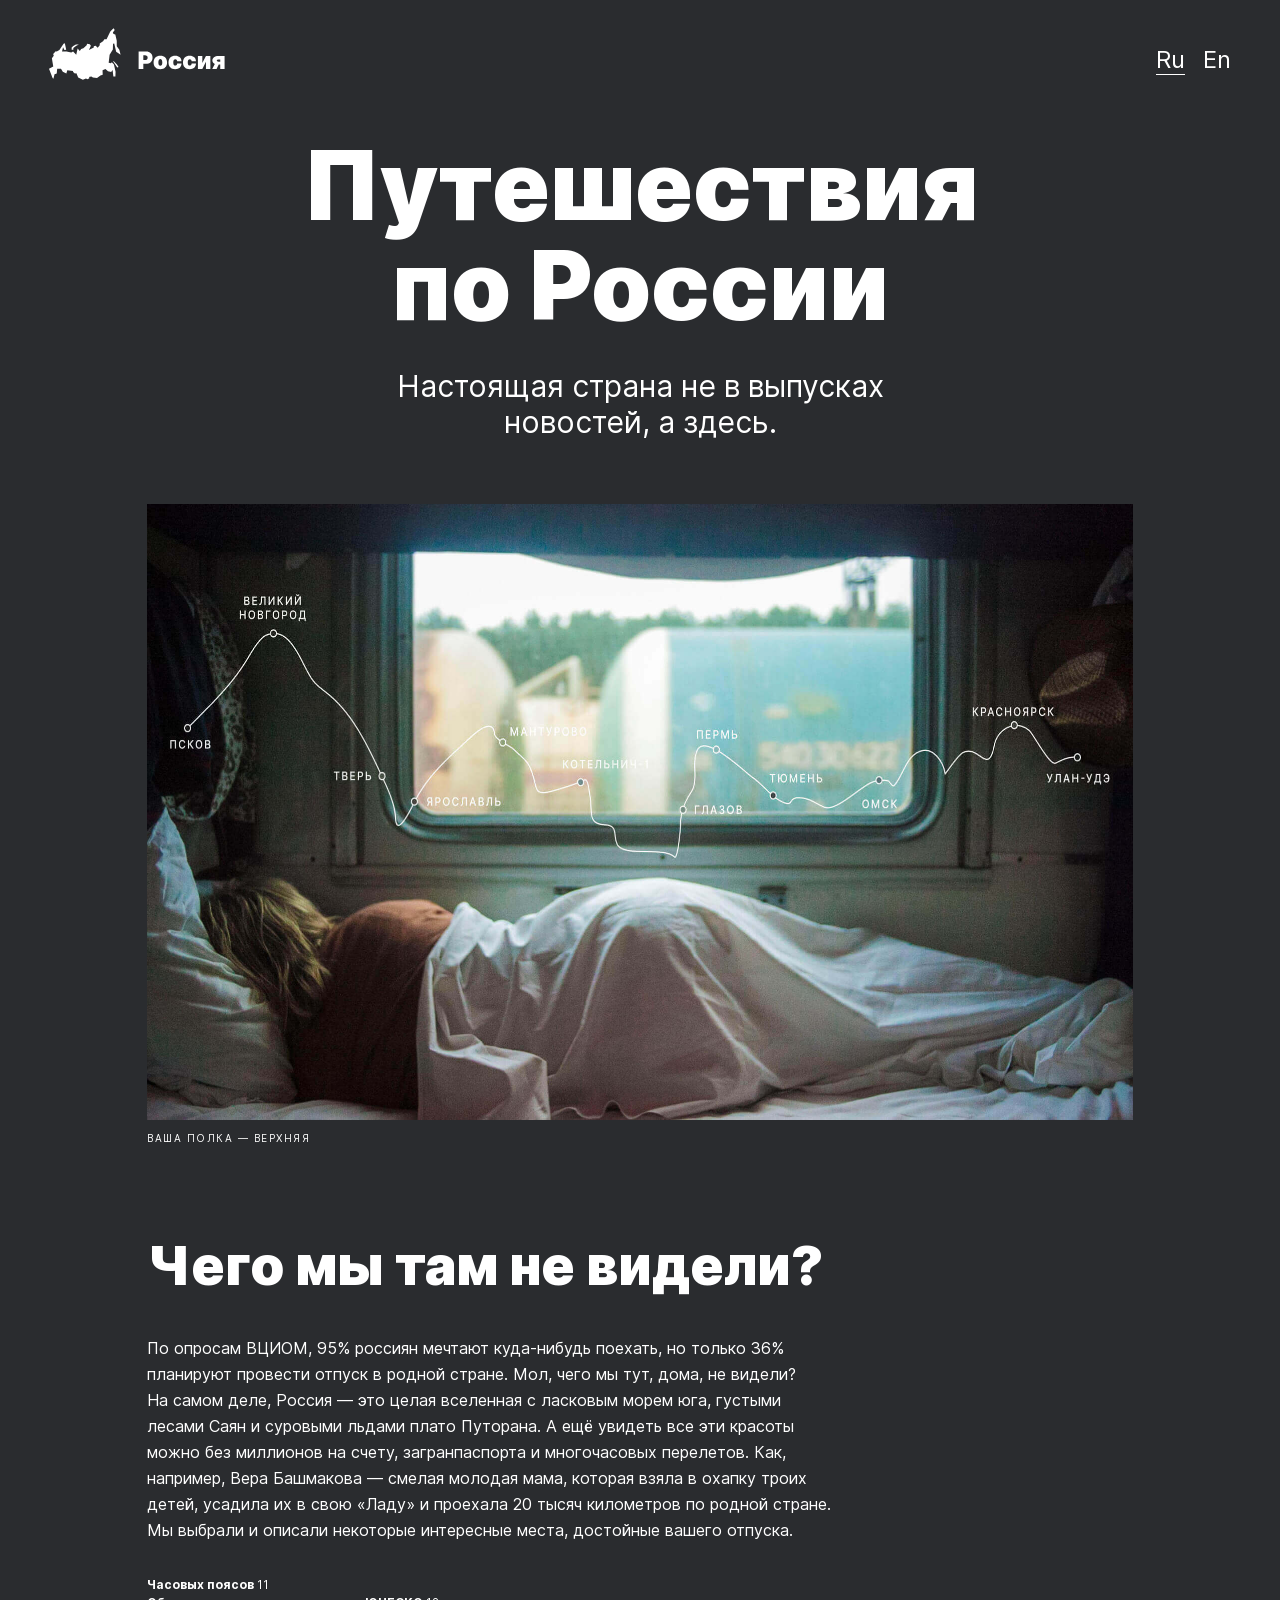
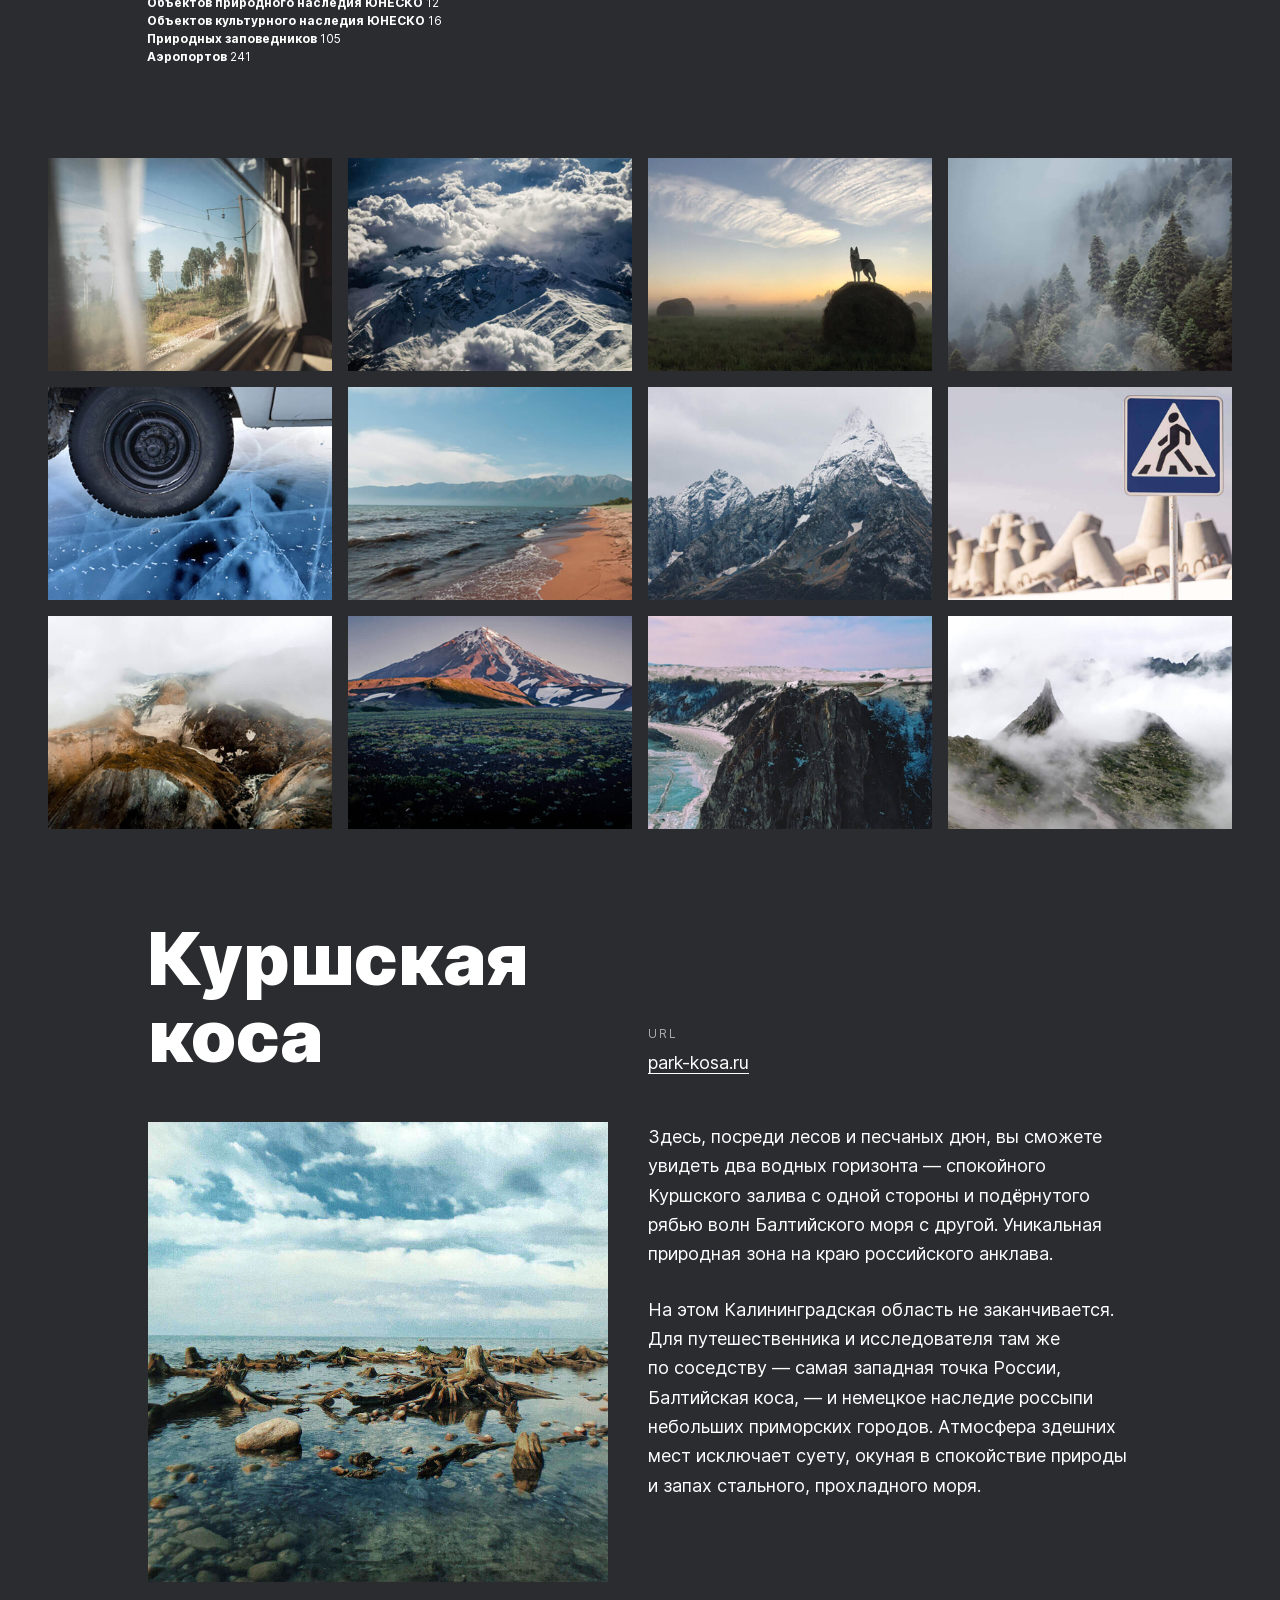
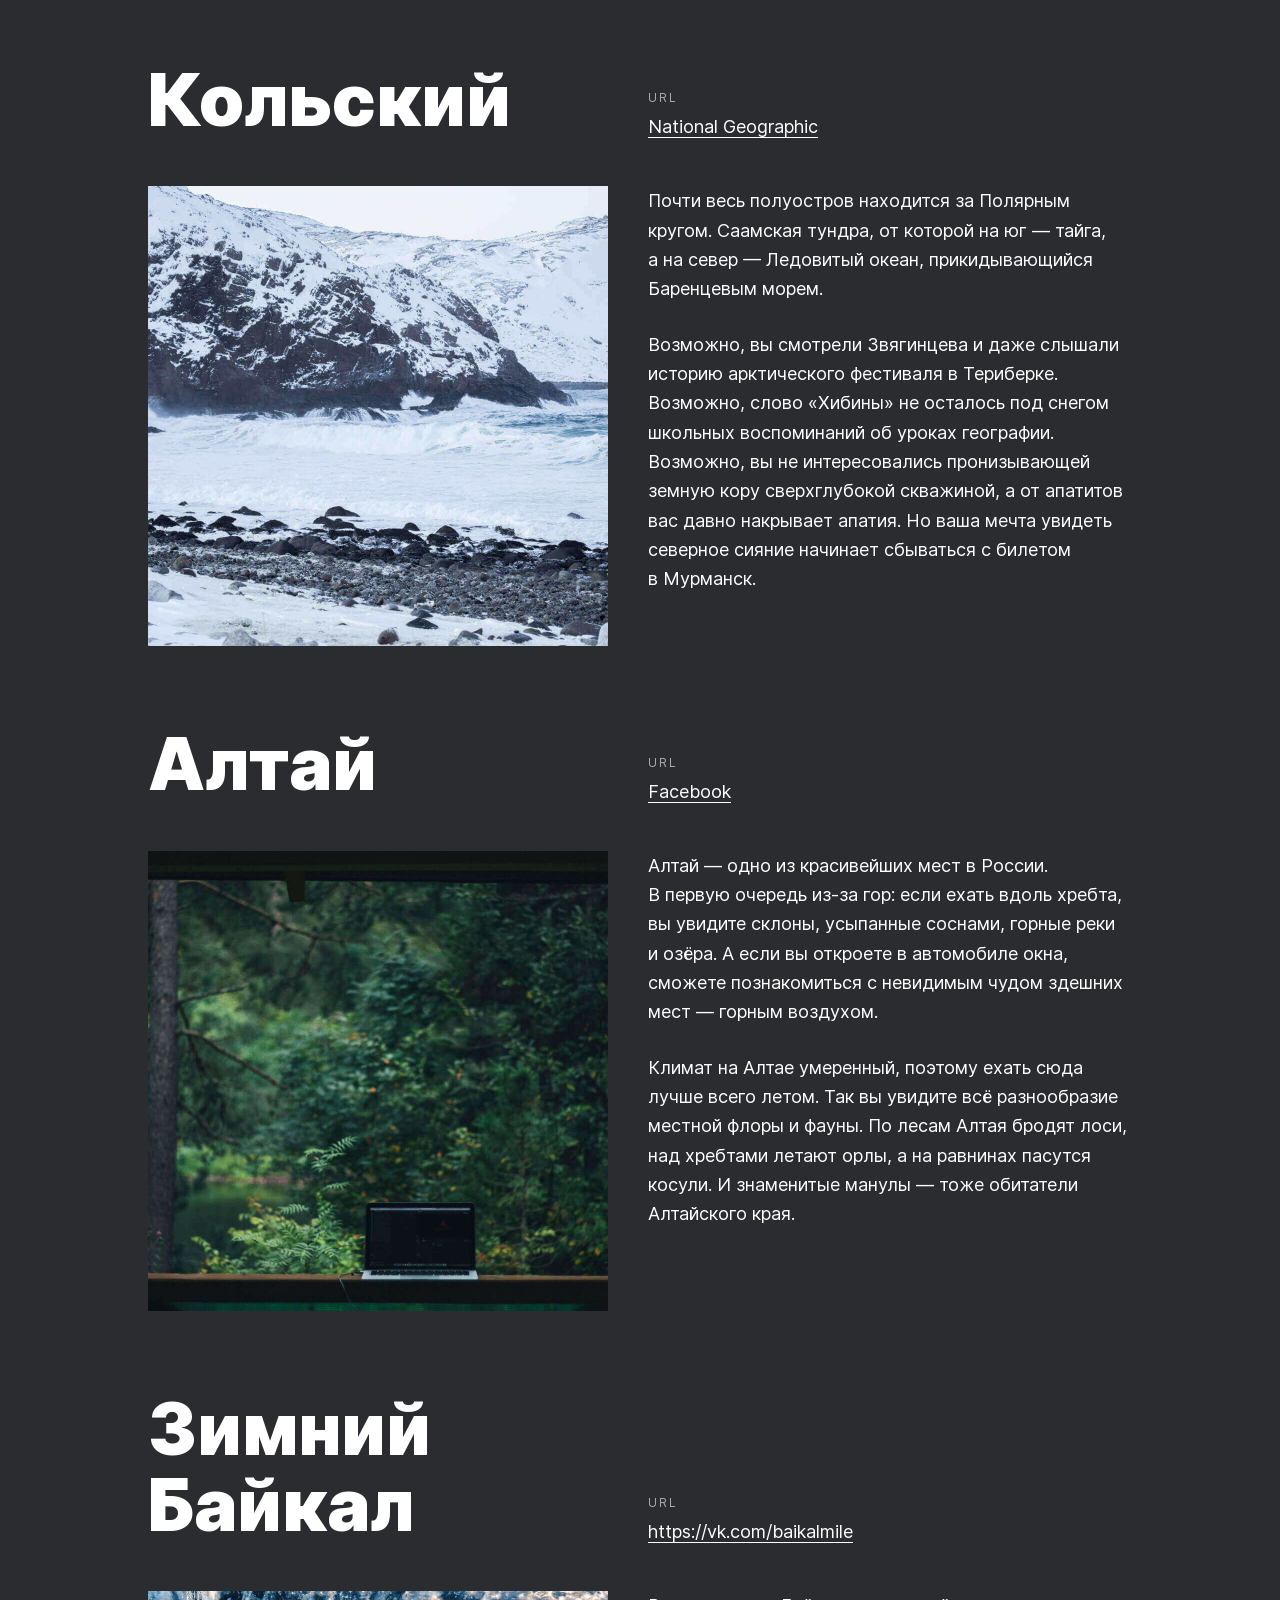
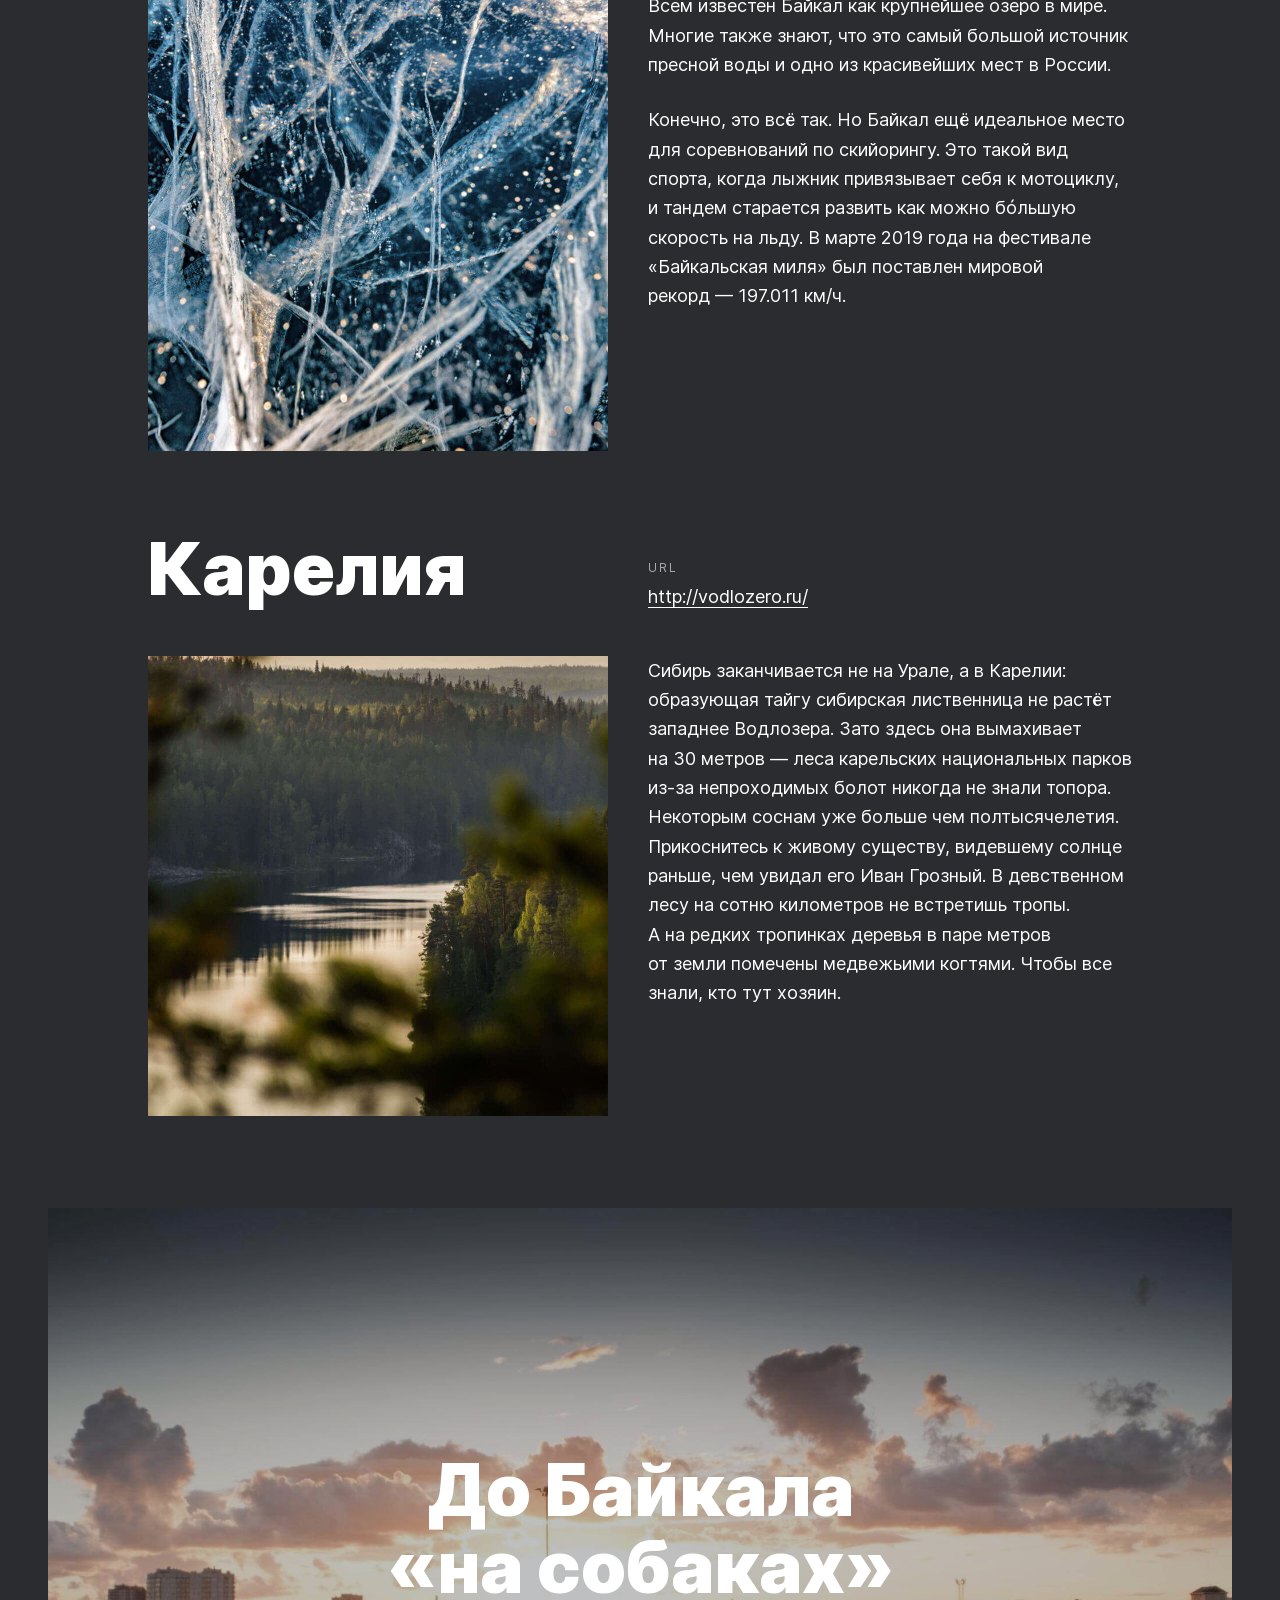
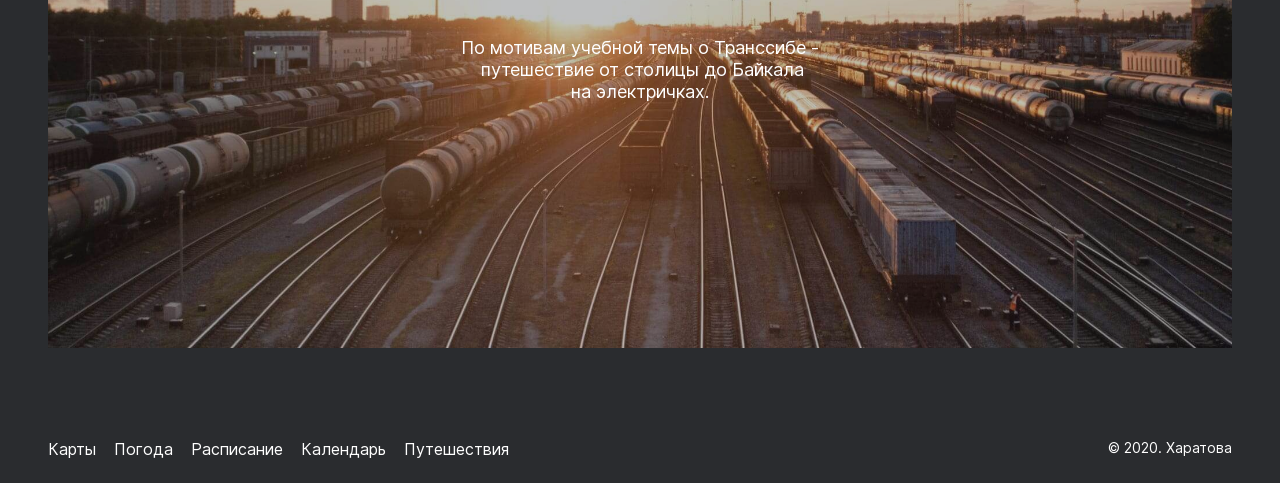
<file: index.html>
<!DOCTYPE html>
<html lang="ru">
<head>
  <meta charset="UTF-8">
  <meta name="viewport" content="width=device-width, initial-scale=1.0">
  <title>Путешествия по России</title>
  <link rel="stylesheet" href="./page/index.css">
</head>

<body class="page">
  <div class="page__container">

    <header class="header">
      <img class="header__logo" src="./images/header-logo.svg" alt="Россия">
      <ul class="header__lang-links">
        <li><a class="header__lang-link header__lang-link_active" href="index.html">Ru</a></li>
        <li><a class="header__lang-link" href="index-en.html">En</a></li>
      </ul>
    </header>

    <main class="content">

      <section class="lead">
        <h1 class="lead__title">Путешествия по&#160;России</h1>
        <p class="lead__subtitle">Настоящая страна не в выпусках новостей, а здесь.</p>
        <figure class="lead__figure">
          <img class="lead__image" src="./images/lead-polka.jpg" alt="Женщина спит в поезде">
          <figcaption class="lead__caption">ваша полка — верхняя</figcaption>
        </figure>
      </section>

      <section class="intro">
        <h2 class="intro__title">Чего мы там не видели?</h2>
        <p class="intro__text">По&nbsp;опросам ВЦИОМ, 95% россиян мечтают куда-нибудь поехать, но&nbsp;только&nbsp;36% планируют провести отпуск в&nbsp;родной стране. Мол, чего мы&nbsp;тут, дома, не&nbsp;видели? На&nbsp;самом деле, Россия&nbsp;&mdash; это целая вселенная с&nbsp;ласковым морем юга, густыми лесами Саян и&nbsp;суровыми льдами плато Путорана. А&nbsp;ещё увидеть все эти красоты можно без&#160;миллионов на&nbsp;счету, загранпаспорта и&nbsp;многочасовых перелетов. Как, например, Вера Башмакова&nbsp;&mdash; смелая молодая мама, которая взяла в&nbsp;охапку троих детей, усадила их&nbsp;в&nbsp;свою &laquo;Ладу&raquo; и&nbsp;проехала 20&nbsp;тысяч километров по&nbsp;родной стране. Мы&nbsp;выбрали и&nbsp;описали некоторые интересные места, достойные вашего отпуска.</p>
        <ul class="intro__list">
            <li class="intro__list-item">Часовых поясов <span class="intro__list-number">11</span></li>
            <li class="intro__list-item">Объектов природного наследия ЮНЕСКО <span class="intro__list-number">12</span></li>
            <li class="intro__list-item">Объектов культурного наследия ЮНЕСКО <span class="intro__list-number">16</span></li>
            <li class="intro__list-item">Природных заповедников <span class="intro__list-number">105</span></li>
            <li class="intro__list-item">Аэропортов <span class="intro__list-number">241</span></li>
        </ul>
      </section>

      <section class="photo-grid">
        <img class="photo-grid__item" src="./images/photo-grid-train.jpg" alt="Пейзаж за окном поезда">
        <img class="photo-grid__item" src="./images/photo-grid-atharva-tulsi.jpg" alt="Гора под облаками">
        <img class="photo-grid__item" src="./images/photo-grid-tuman.jpg" alt="Собака на кипе сена">
        <img class="photo-grid__item" src="./images/photo-grid-sochi.jpg" alt="Сочи. Лес в тумане">
        <img class="photo-grid__item" src="./images/photo-grid-arisa.jpg" alt="Колесо машины на прозрачном льду">
        <img class="photo-grid__item" src="./images/photo-grid-baikal.jpg" alt="Берег озера Бойкал">
        <img class="photo-grid__item" src="./images/photo-grid-elbrus.jpg" alt="Гора Эльбрус">
        <img class="photo-grid__item" src="./images/photo-grid-kondratiev.jpg" alt="Пейзаж с железобетонными тетраподами">
        <img class="photo-grid__item" src="./images/photo-grid-kamchatka-1.jpg" alt="Пейзаж Камчатка">
        <img class="photo-grid__item" src="./images/photo-grid-kamchatka-2.jpg" alt="Пейзаж Камчатка">
        <img class="photo-grid__item" src="./images/photo-grid-baikal-2.jpg" alt="Пейзаж Байкал">
        <img class="photo-grid__item" src="./images/photo-grid-ergaki.jpg" alt="Пейзаж Иргаклы: туман">
      </section>

      <section class="places">
        <article class="place">
          <h2 class="place__title">Куршская коса</h2>
          <div class="place__website">
            <p class="place__website-url">url</p>
            <a class="place__website-link" href="http://park-kosa.ru" target="_blank">park-kosa.ru</a>
          </div>
          <img class="place__image" src="./images/place-kosa.jpg" alt="Пейзаж Куршская коса">
          <div class="place__text">
            <p class="place__paragraph">Здесь, посреди лесов и&nbsp;песчаных дюн, вы&nbsp;сможете увидеть два водных горизонта&nbsp;&mdash; спокойного Куршского залива с&nbsp;одной стороны
              и&nbsp;подёрнутого рябью волн Балтийского моря
              с&nbsp;другой. Уникальная природная зона на&nbsp;краю российского анклава.</p>
            <p class="place__paragraph">На&nbsp;этом Калининградская область не&nbsp;заканчивается. Для путешественника
              и&nbsp;исследователя там&nbsp;же по&nbsp;соседству&nbsp;&mdash; самая западная точка России, Балтийская коса, &mdash;
              и&nbsp;немецкое наследие россыпи небольших приморских городов. Атмосфера здешних мест исключает суету, окуная в&nbsp;спокойствие природы
              и&nbsp;запах стального, прохладного моря.</p>
          </div>
        </article>

        <article class="place">
          <h2 class="place__title">Кольский</h2>
          <div class="place__website">
            <p class="place__website-url">url</p>
            <a class="place__website-link" href="https://yourshot.nationalgeographic.com/photos/?keywords=kolskiy" target="_blank">National Geographic</a>
          </div>
          <img class="place__image" src="./images/place-kolsky.jpg" alt="Кольский: снежные горы">
          <div class="place__text">
            <p class="place__paragraph">Почти весь полуостров находится за&nbsp;Полярным кругом. Саамская тундра, от&nbsp;которой на&nbsp;юг &mdash;
              тайга, а&nbsp;на&nbsp;север&nbsp;&mdash; Ледовитый океан, прикидывающийся Баренцевым морем.</p>
            <p class="place__paragraph">Возможно, вы&nbsp;смотрели Звягинцева и&nbsp;даже слышали историю арктического фестиваля
              в&nbsp;Териберке. Возможно, слово &laquo;Хибины&raquo; не&nbsp;осталось под снегом школьных воспоминаний
              об&nbsp;уроках географии. Возможно, вы&nbsp;не&nbsp;интересовались пронизывающей земную кору сверхглубокой скважиной, а&nbsp;от&nbsp;апатитов вас давно накрывает апатия. Но&nbsp;ваша мечта увидеть северное сияние начинает сбываться с&nbsp;билетом
              в&nbsp;Мурманск.</p>
          </div>
        </article>

        <article class="place">
          <h2 class="place__title">Алтай</h2>
          <div class="place__website">
            <p class="place__website-url">url</p>
            <a class="place__website-link" href="https://www.facebook.com/vera.bashmakova/posts/10156011613718822" target="_blank">Facebook</a>
          </div>
          <img class="place__image" src="./images/place-altai.jpg" alt="Пейзаж с видом из окна на Алтайский лес">
          <div class="place__text">
            <p class="place__paragraph">Алтай&nbsp;&mdash; одно из&nbsp;красивейших мест в&nbsp;России.
              В&nbsp;первую очередь из-за гор: если ехать вдоль хребта, вы&nbsp;увидите склоны, усыпанные соснами, горные реки и&nbsp;озёра. А&nbsp;если вы&nbsp;откроете
              в&nbsp;автомобиле окна, сможете познакомиться
              с&nbsp;невидимым чудом здешних мест&nbsp;&mdash; горным воздухом.</p>
            <p class="place__paragraph">Климат на&nbsp;Алтае умеренный, поэтому ехать сюда лучше всего летом. Так вы&nbsp;увидите всё разнообразие местной флоры и&nbsp;фауны. По&nbsp;лесам Алтая бродят лоси, над хребтами летают орлы,
              а&nbsp;на&nbsp;равнинах пасутся косули. И&nbsp;знаменитые манулы&nbsp;&mdash; тоже обитатели Алтайского края.</p>
          </div>
        </article>

        <article class="place">
          <h2 class="place__title">Зимний Байкал</h2>
          <div class="place__website">
            <p class="place__website-url">url</p>
            <a class="place__website-link" href="https://vk.com/baikalmile" target="_blank">https://vk.com/baikalmile</a>
          </div>
          <img class="place__image" src="./images/place-winter-baikal.jpg" alt="Пейзаж зимний Байкал">
          <div class="place__text">
            <p class="place__paragraph">Всем известен Байкал как крупнейшее озеро
              в&nbsp;мире. Многие также знают, что это самый большой источник пресной воды и&nbsp;одно
              из&nbsp;красивейших мест в&nbsp;России.</p>
            <p class="place__paragraph">Конечно, это всё так. Но&nbsp;Байкал ещё идеальное место для соревнований по&nbsp;скийорингу. Это такой вид спорта, когда лыжник привязывает себя к&nbsp;мотоциклу, и&nbsp;тандем старается развить как можно б&oacute;льшую скорость на&nbsp;льду. В&nbsp;марте 2019 года на&nbsp;фестивале &laquo;Байкальская миля&raquo; был поставлен мировой рекорд&nbsp;&mdash; 197.011&nbsp;км/ч.</p>
          </div>
        </article>

        <article class="place">
          <h2 class="place__title">Карелия</h2>
          <div class="place__website">
            <p class="place__website-url">url</p>
            <a class="place__website-link" href="http://vodlozero.ru " target="_blank">http://vodlozero.ru/</a>
          </div>
          <img class="place__image" src="./images/place-karelia.jpg" alt="Лес и озеро Карелии">
          <div class="place__text">
            <p class="place__paragraph">Сибирь заканчивается не&nbsp;на&nbsp;Урале, а&nbsp;в&nbsp;Карелии: образующая тайгу сибирская лиственница не&nbsp;растёт западнее Водлозера. Зато здесь она вымахивает на&nbsp;30&nbsp;метров&nbsp;&mdash; леса карельских национальных парков из-за непроходимых болот никогда не&nbsp;знали топора. Некоторым соснам уже больше чем полтысячелетия. Прикоснитесь к&nbsp;живому существу, видевшему солнце раньше, чем увидал его Иван Грозный. В&nbsp;девственном лесу на&nbsp;сотню километров не&nbsp;встретишь тропы. А&nbsp;на&nbsp;редких тропинках деревья в&nbsp;паре метров от&nbsp;земли помечены медвежьими когтями. Чтобы все знали, кто тут хозяин.</p>
          </div>
        </article>
      </section>

      <section class="cover">
        <a class="cover__link" href="https://stampsy.com/na-elektrichkakh-do-baikala" target="_blank">
          <h2 class="cover__title">До Байкала «на&#160;собаках»</h2>
          <p class="cover__subtitle">По&#160;мотивам&#160;учебной&#160;темы о&#160;Транссибе -&#160;путешествие от&#160;столицы&#160;до&#160;Байкала на&#160;электричках.</p>
        </a>
      </section>

    </main>

    <footer class="footer">
      <nav class="footer-nav">
        <ul class="footer__menu">
          <li><a class="footer__link" href="https://yandex.ru/maps" target="_blank">Карты</a></li>
          <li><a class="footer__link" href="https://yandex.ru/pogoda" target="_blank">Погода</a></li>
          <li><a class="footer__link" href="https://rasp.yandex.ru" target="_blank">Расписание</a></li>
          <li><a class="footer__link" href="https://calendar.yandex.ru" target="_blank">Календарь</a></li>
          <li><a class="footer__link" href="https://travel.yandex.ru" target="_blank">Путешествия</a></li>
        </ul>
      </nav>
      <p class="footer__copyright">&#169; 2020. Харатова</p>
    </footer>

  </div>
</body>
</html>
</file>
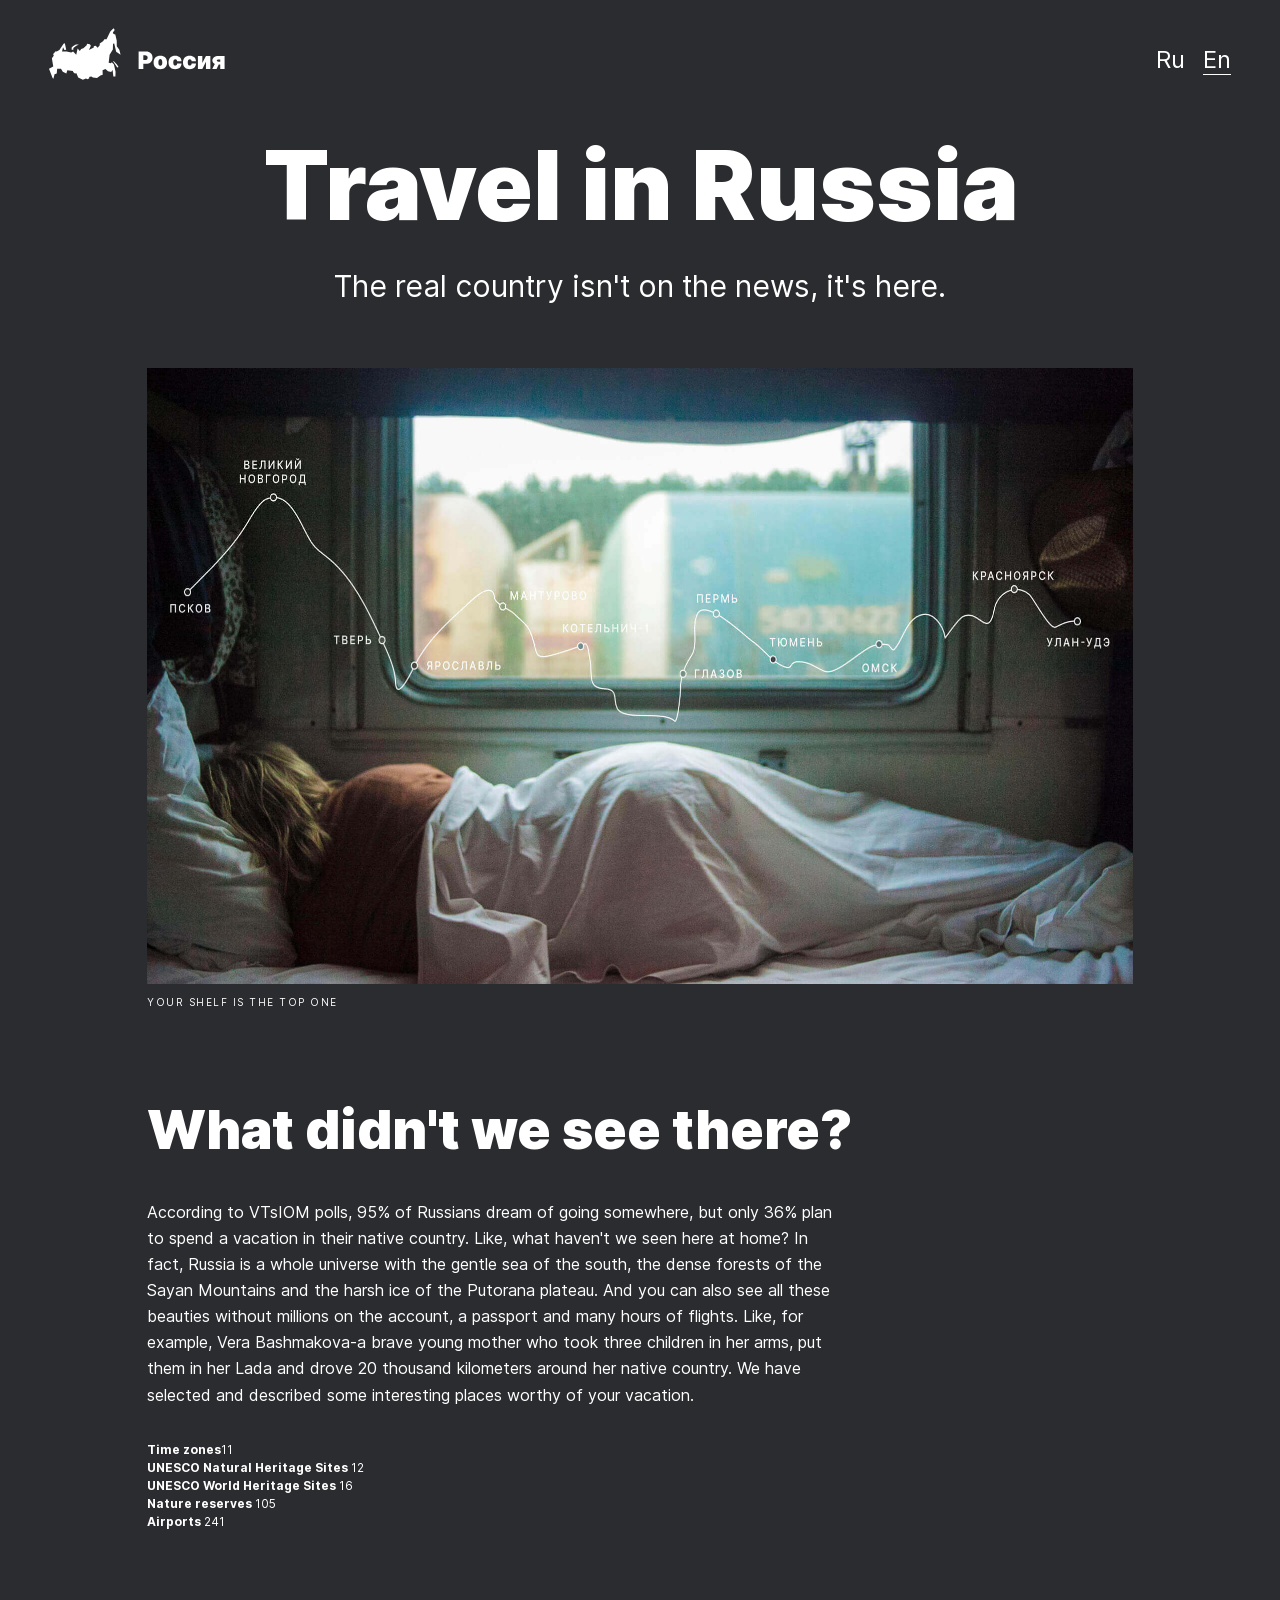
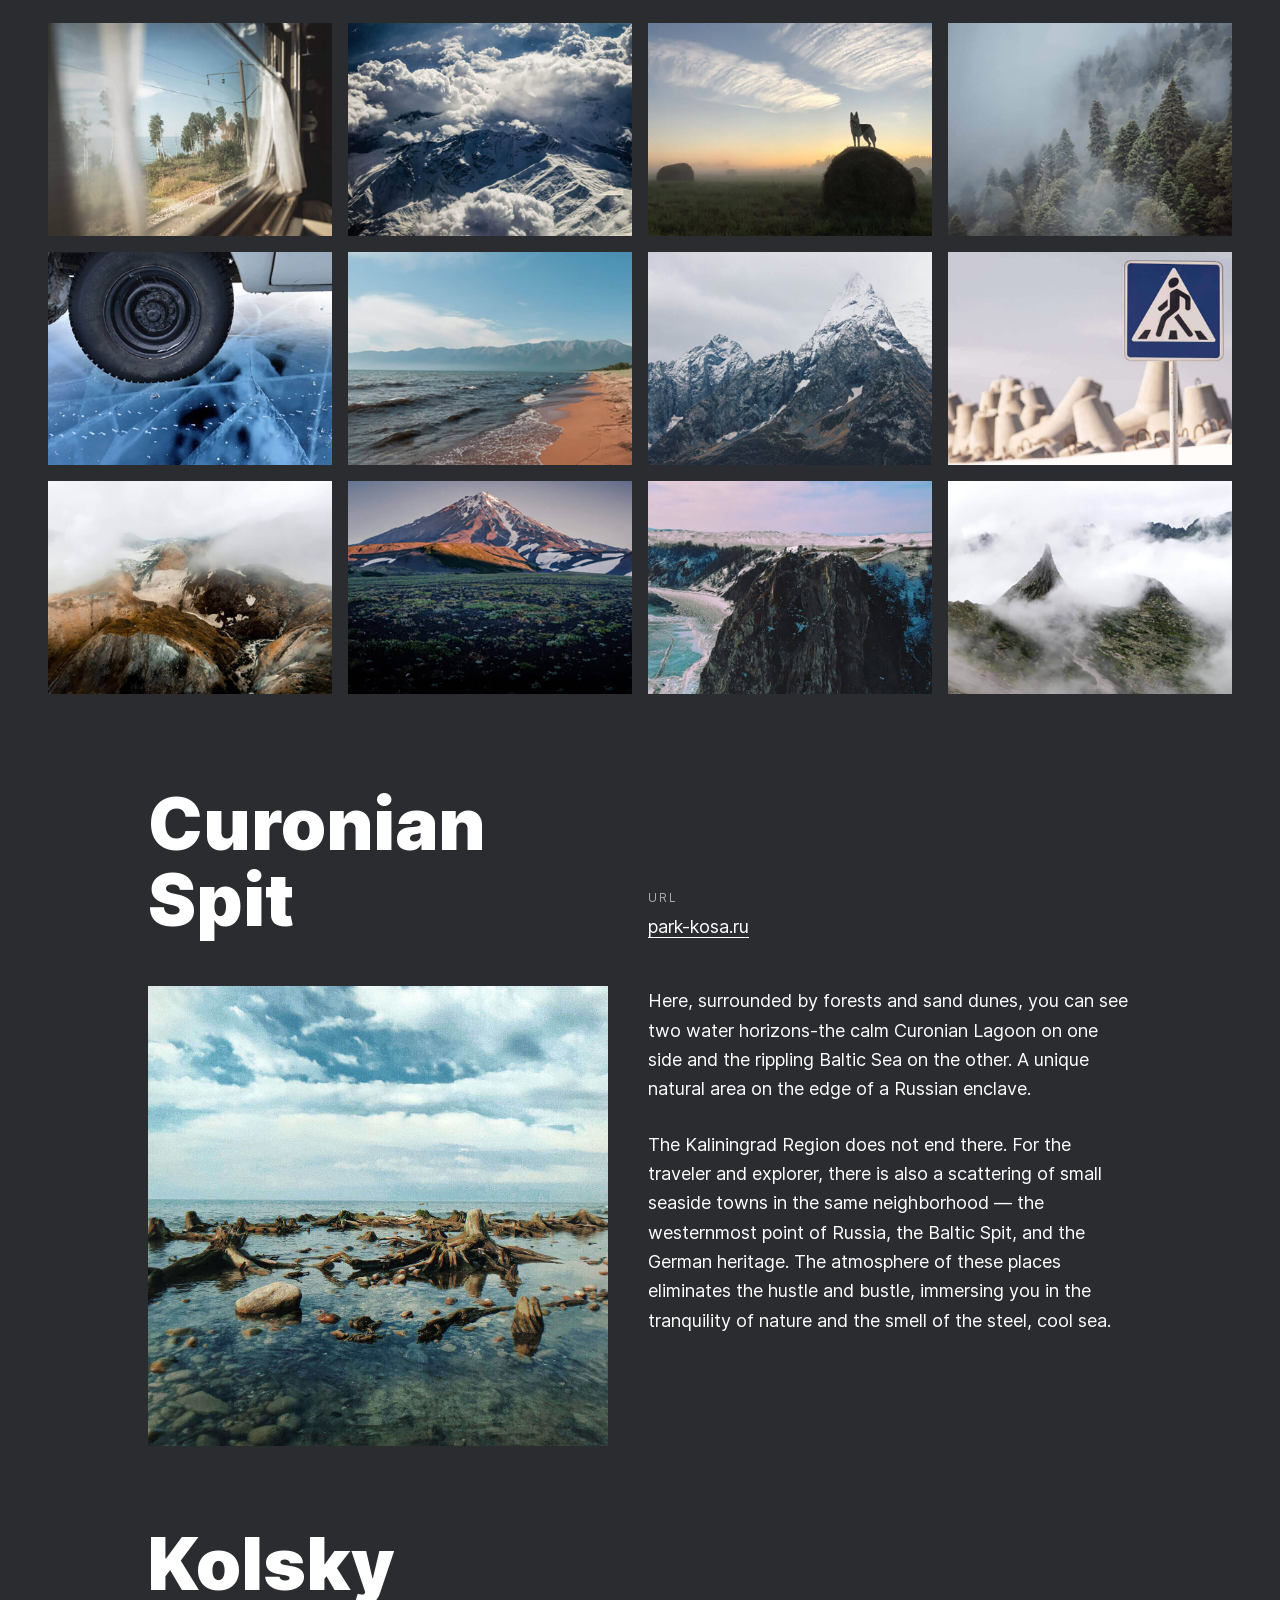
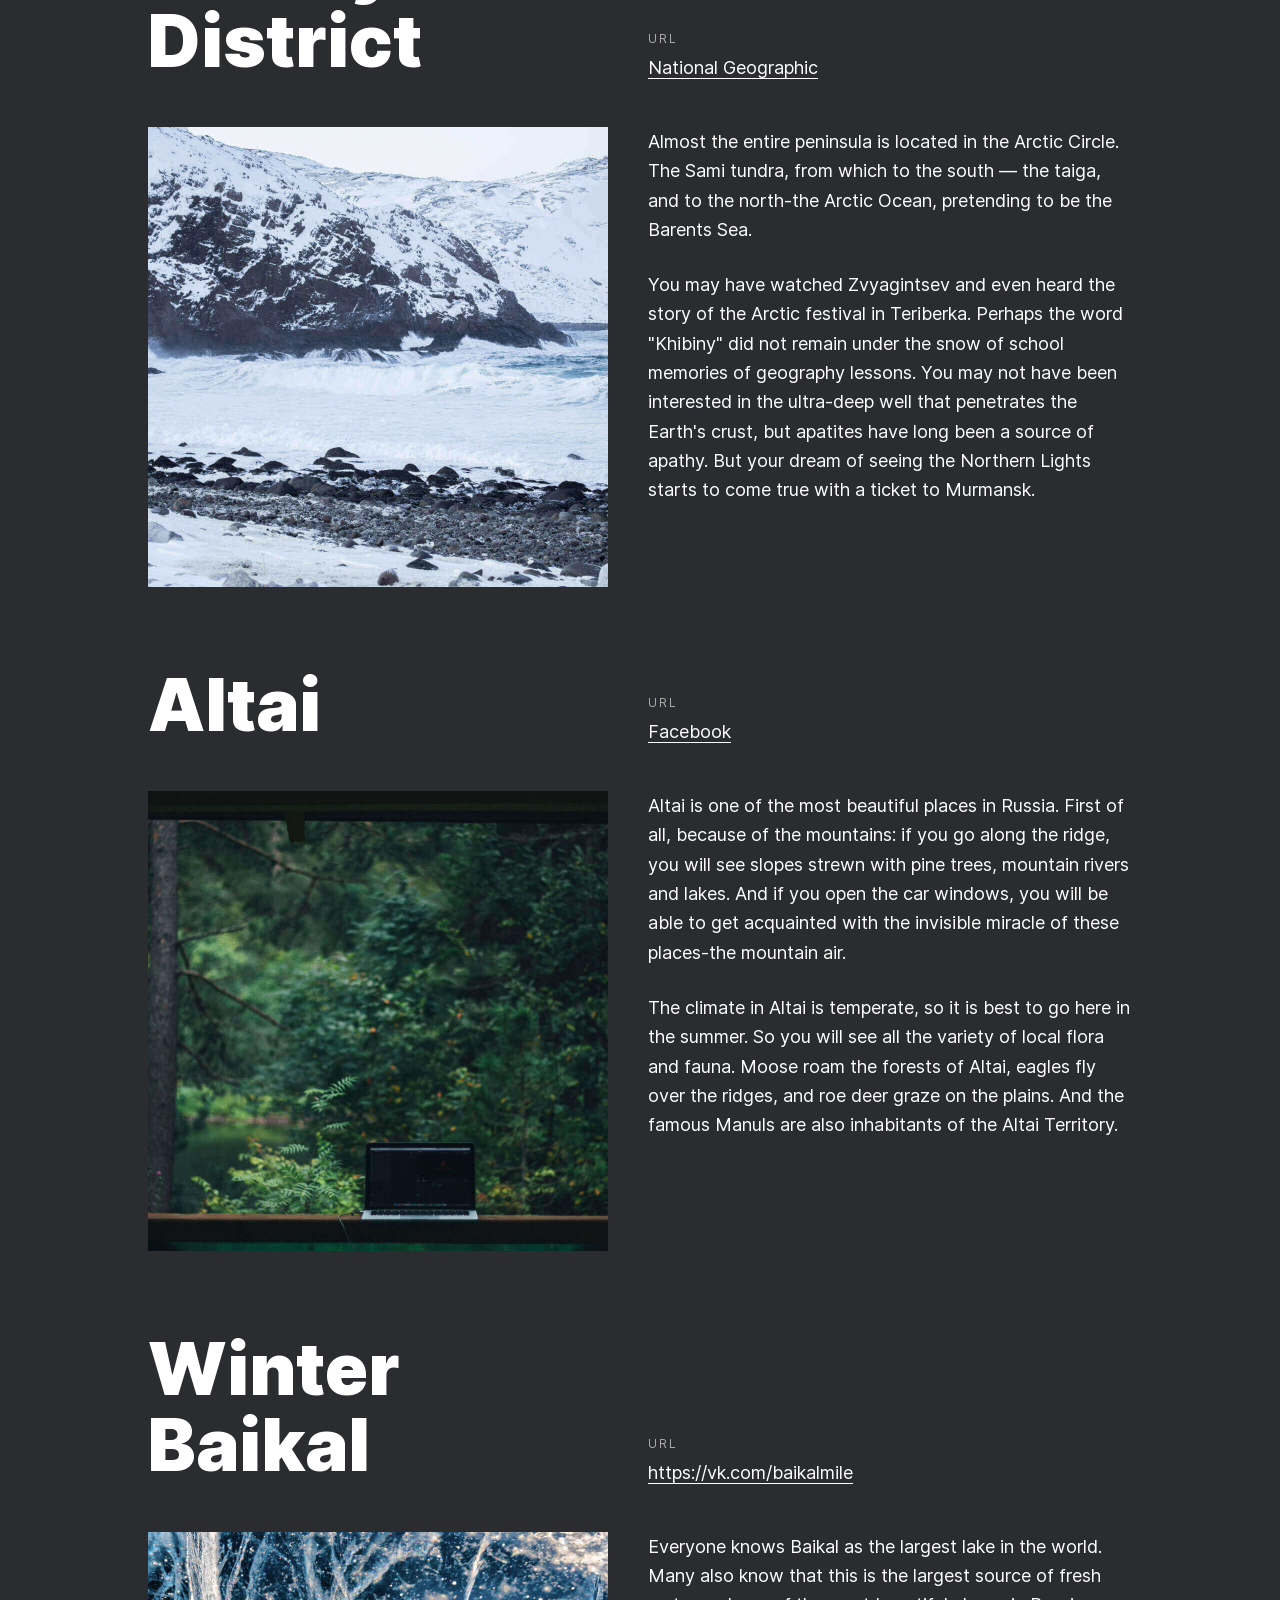
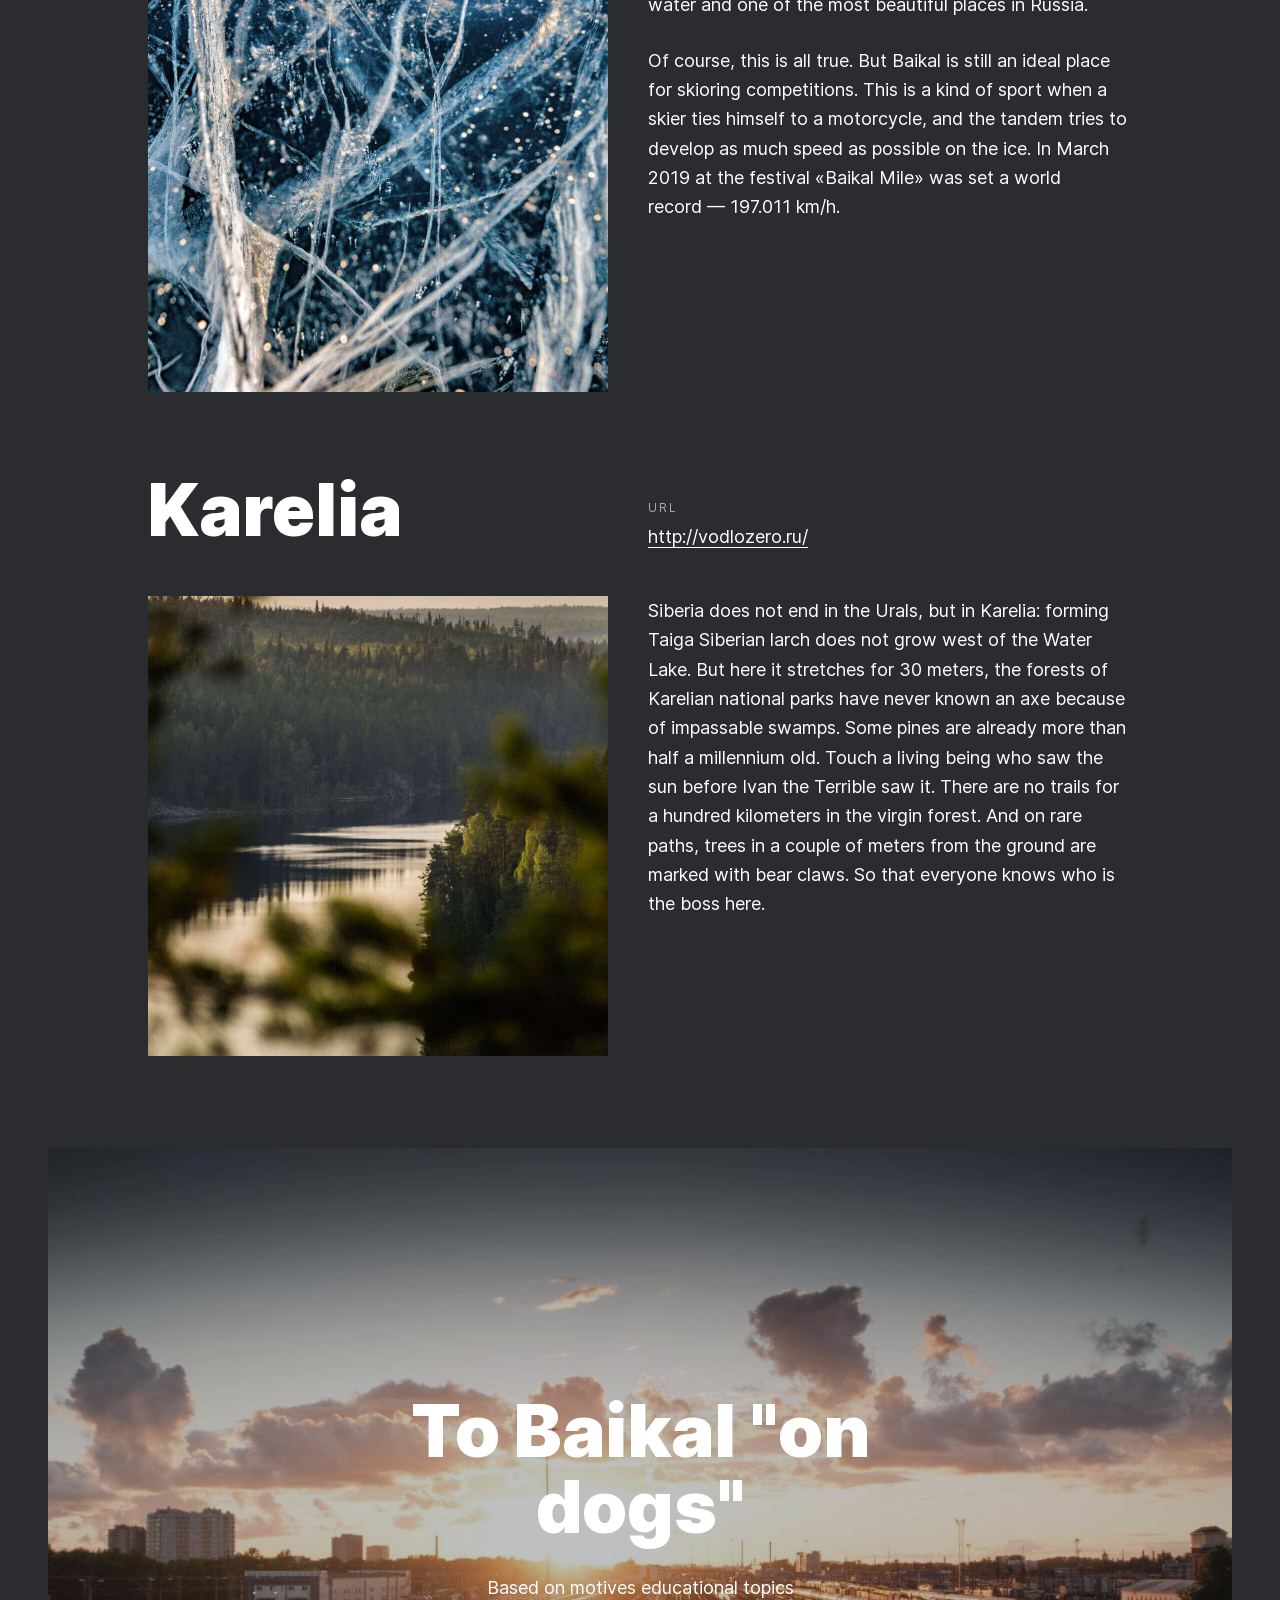
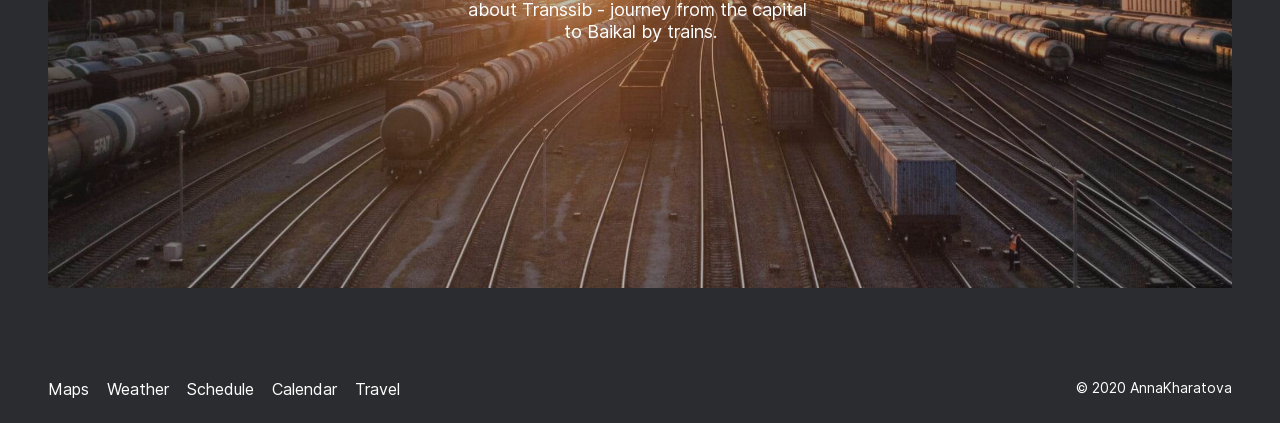
<file: index-en.html>
<!DOCTYPE html>
<html lang="ru">

<head>
  <meta charset="UTF-8">
  <meta name="viewport" content="width=device-width, initial-scale=1.0">
  <title>Путешествия по России</title>
  <link rel="stylesheet" href="./page/index.css">
</head>

<body class="page">
  <div class="page__container">

    <header class="header">
      <img class="header__logo" src="./images/header-logo.svg" alt="Russia">
      <ul class="header__lang-links">
        <li><a class="header__lang-link " href="index.html">Ru</a></li>
        <li><a class="header__lang-link header__lang-link_active" href="index-en.html">En</a></li>
      </ul>
    </header>

    <main class="content">

      <section class="lead">
        <h1 class="lead__title">Travel in Russia</h1>
        <p class="lead__subtitle">The real country isn't on the news, it's here.</p>
        <figure class="lead__figure">
          <img class="lead__image" src="./images/lead-polka.jpg" alt="train compartment">
          <figcaption class="lead__caption">your shelf is the top one</figcaption>
        </figure>
      </section>

      <section class="intro">
        <h2 class="intro__title">What didn't we see there?</h2>
        <p class="intro__text">According to VTsIOM polls, 95% of Russians dream of going somewhere, but only 36% plan to
          spend a vacation in their native country. Like, what haven't we seen here at home? In fact, Russia is a whole
          universe with the gentle sea of the south, the dense forests of the Sayan Mountains and the harsh ice of the
          Putorana plateau. And you can also see all these beauties without millions on the account, a passport and many
          hours of flights. Like, for example, Vera Bashmakova-a brave young mother who took three children in her arms,
          put them in her Lada and drove 20 thousand kilometers around her native country. We have selected and
          described some interesting places worthy of your vacation.</p>
        <ul class="intro__list">
          <li class="intro__list-item">Time zones<span class="intro__list-number">11</span></li>
          <li class="intro__list-item">UNESCO Natural Heritage Sites <span class="intro__list-number">12</span></li>
          <li class="intro__list-item">UNESCO World Heritage Sites <span class="intro__list-number">16</span></li>
          <li class="intro__list-item">Nature reserves <span class="intro__list-number">105</span></li>
          <li class="intro__list-item">Airports <span class="intro__list-number">241</span></li>
        </ul>
      </section>

      <section class="photo-grid">
        <img class="photo-grid__item" src="./images/photo-grid-train.jpg" alt="Landscape outside the train window">
        <img class="photo-grid__item" src="./images/photo-grid-atharva-tulsi.jpg" alt="Mountain under the clouds">
        <img class="photo-grid__item" src="./images/photo-grid-tuman.jpg" alt="A dog on a bale of hay">
        <img class="photo-grid__item" src="./images/photo-grid-sochi.jpg" alt="Sochi. Forest in the fog">
        <img class="photo-grid__item" src="./images/photo-grid-arisa.jpg" alt="Car wheel on transparent ice">
        <img class="photo-grid__item" src="./images/photo-grid-baikal.jpg" alt="The shore of Lake Baikal">
        <img class="photo-grid__item" src="./images/photo-grid-elbrus.jpg" alt="Mount Elbrus">
        <img class="photo-grid__item" src="./images/photo-grid-kondratiev.jpg"
          alt="Landscape with reinforced concrete tetrapods">
        <img class="photo-grid__item" src="./images/photo-grid-kamchatka-1.jpg" alt="Kamchatka landscape">
        <img class="photo-grid__item" src="./images/photo-grid-kamchatka-2.jpg" alt="Kamchatka landscape">
        <img class="photo-grid__item" src="./images/photo-grid-baikal-2.jpg" alt="Baikal landscape">
        <img class="photo-grid__item" src="./images/photo-grid-ergaki.jpg" alt="Irgakly landscape: fog">
      </section>

      <section class="places">
        <article class="place">
          <h2 class="place__title">Curonian Spit</h2>
          <div class="place__website">
            <p class="place__website-url">url</p>
            <a class="place__website-link" href="http://park-kosa.ru" target="_blank">park-kosa.ru</a>
          </div>
          <img class="place__image" src="./images/place-kosa.jpg" alt="landscape Curonian Spit">
          <div class="place__text">
            <p class="place__paragraph">Here, surrounded by forests and sand dunes, you can see two water horizons-the
              calm Curonian Lagoon on one side and the rippling Baltic Sea on the other. A unique natural area on the
              edge of a Russian enclave.</p>
            <p class="place__paragraph">The Kaliningrad Region does not end there. For the traveler and explorer, there
              is also a scattering of small seaside towns in the same neighborhood — the westernmost point of Russia,
              the Baltic Spit, and the German heritage. The atmosphere of these places eliminates the hustle and bustle,
              immersing you in the tranquility of nature and the smell of the steel, cool sea.</p>
          </div>
        </article>

        <article class="place">
          <h2 class="place__title">Kolsky District</h2>
          <div class="place__website">
            <p class="place__website-url">url</p>
            <a class="place__website-link" href="https://yourshot.nationalgeographic.com/photos/?keywords=kolskiy"
              target="_blank">National Geographic</a>
          </div>
          <img class="place__image" src="./images/place-kolsky.jpg" alt=">Kolsky: snowy mountains">
          <div class="place__text">
            <p class="place__paragraph">Almost the entire peninsula is located in the Arctic Circle. The Sami tundra,
              from which to the south — the taiga, and to the north-the Arctic Ocean, pretending to be the Barents Sea.
            </p>
            <p class="place__paragraph">You may have watched Zvyagintsev and even heard the story of the Arctic festival
              in Teriberka. Perhaps the word "Khibiny" did not remain under the snow of school memories of geography
              lessons. You may not have been interested in the ultra-deep well that penetrates the Earth's crust, but
              apatites have long been a source of apathy. But your dream of seeing the Northern Lights starts to come
              true with a ticket to Murmansk.</p>
          </div>
        </article>

        <article class="place">
          <h2 class="place__title">Altai</h2>
          <div class="place__website">
            <p class="place__website-url">url</p>
            <a class="place__website-link" href="https://www.facebook.com/vera.bashmakova/posts/10156011613718822"
              target="_blank">Facebook</a>
          </div>
          <img class="place__image" src="./images/place-altai.jpg"
            alt="Landscape with a view from the window of the Altai forest">
          <div class="place__text">
            <p class="place__paragraph">Altai is one of the most beautiful places in Russia. First of all, because of
              the mountains: if you go along the ridge, you will see slopes strewn with pine trees, mountain rivers and
              lakes. And if you open the car windows, you will be able to get acquainted with the invisible miracle of
              these places-the mountain air.</p>
            <p class="place__paragraph">The climate in Altai is temperate, so it is best to go here in the summer. So
              you will see all the variety of local flora and fauna. Moose roam the forests of Altai, eagles fly over
              the ridges, and roe deer graze on the plains. And the famous Manuls are also inhabitants of the Altai
              Territory.</p>
          </div>
        </article>

        <article class="place">
          <h2 class="place__title">Winter Baikal</h2>
          <div class="place__website">
            <p class="place__website-url">url</p>
            <a class="place__website-link" href="https://vk.com/baikalmile"
              target="_blank">https://vk.com/baikalmile</a>
          </div>
          <img class="place__image" src="./images/place-winter-baikal.jpg" alt="Landscape Winter Baikal">
          <div class="place__text">
            <p class="place__paragraph">
              Everyone knows Baikal as the largest lake
              in the world. Many also know that this is the largest source of fresh water and one
              of the most beautiful places in Russia.</p>
            <p class="place__paragraph">Of course, this is all true. But Baikal is still an ideal place
              for skioring competitions. This is a kind of sport when a skier ties himself to a motorcycle, and the
              tandem tries to develop as much speed as possible on the ice. In March 2019 at the festival
              &laquo;Baikal Mile&raquo; was set a world record&nbsp;&mdash; 197.011&nbsp;km/h.</p>
          </div>
        </article>

        <article class="place">
          <h2 class="place__title">Karelia</h2>
          <div class="place__website">
            <p class="place__website-url">url</p>
            <a class="place__website-link" href="http://vodlozero.ru " target="_blank">http://vodlozero.ru/</a>
          </div>
          <img class="place__image" src="./images/place-karelia.jpg" alt="Forest and lake of Karelia">
          <div class="place__text">
            <p class="place__paragraph">Siberia does not end in the Urals, but in Karelia: forming
              Taiga Siberian larch does not grow west of the Water Lake. But here it stretches
              for 30 meters, the forests of Karelian national parks have never known an axe because of impassable
              swamps. Some pines are already more than half a millennium old. Touch a living being who
              saw the sun before Ivan the Terrible saw it. There are no trails for a hundred kilometers in the virgin
              forest. And on rare paths, trees in a couple of meters from the ground are marked
              with bear claws. So that everyone knows who is the boss here.</p>
          </div>
        </article>
      </section>

      <section class="cover">
        <a class="cover__link" href="https://stampsy.com/na-elektrichkakh-do-baikala" target="_blank">
          <h2 class="cover__title">To Baikal "on dogs"</h2>
          <p class="cover__subtitle">Based on&#160;motives&#160;educational&#160;topics about&#160;Transsib -&#160;journey
            from&#160;the capital&#160; to&#160;Baikal by&#160;trains.</p>
        </a>
      </section>

    </main>

    <footer class="footer">
      <nav class="footer-nav">
        <ul class="footer__menu">
          <li><a class="footer__link" href="https://yandex.ru/maps" target="_blank">Maps</a></li>
          <li><a class="footer__link" href="https://yandex.ru/pogoda" target="_blank">Weather</a></li>
          <li><a class="footer__link" href="https://rasp.yandex.ru" target="_blank">Schedule</a></li>
          <li><a class="footer__link" href="https://calendar.yandex.ru" target="_blank">Calendar</a></li>
          <li><a class="footer__link" href="https://travel.yandex.ru" target="_blank">Travel</a></li>
        </ul>
      </nav>
      <p class="footer__copyright">&#169; 2020 AnnaKharatova</p>
    </footer>

  </div>
</body>

</html>
</file>
<file: page/index.css>
@import url(../vendor/normalize.css);
@import url(../vendor/fonts.css);

@import url(../blocks/page/page.css);
@import url(../blocks/page/__container/page__container.css);
@import url(../blocks/header/header.css);
@import url(../blocks/header/__logo/header__logo.css);
@import url(../blocks/header/__lang-links/header__lang-links.css);
@import url(../blocks/header/__lang-link/header__lang-link.css);
@import url(../blocks/header/__lang-link/_active/header__lang-link_active.css);

@import url(../blocks/lead/lead.css);
@import url(../blocks/lead/__figure/lead__figure.css);
@import url(../blocks/lead/__title/lead__title.css);
@import url(../blocks/lead/__subtitle/lead__subtitle.css);
@import url(../blocks/lead/__image/lead__image.css);
@import url(../blocks/lead/__caption/lead__caption.css);

@import url(../blocks/intro/intro.css);
@import url(../blocks/intro/__title/intro__title.css);
@import url(../blocks/intro/__text/intro__text.css);
@import url(../blocks/intro/__list/intro__list.css);
@import url(../blocks/intro/__list-number/intro__list-number.css);
@import url(../blocks/intro/__list-item/intro__list-item.css);

@import url(../blocks/photo-grid/photo-grid.css);
@import url(../blocks/photo-grid/__item/photo-grid__item.css);

@import url(../blocks/places/places.css);
@import url(../blocks/place/place.css);
@import url(../blocks/place/__title/place__title.css);
@import url(../blocks/place/__website/place__website.css);
@import url(../blocks/place/__website-url/place__website-url.css);
@import url(../blocks/place/__website-link/place__website-link.css);
@import url(../blocks/place/__image/place__image.css);
@import url(../blocks/place/__paragraph/place__paragraph.css);

@import url(../blocks/cover/cover.css);
@import url(../blocks/cover/__link/cover__link.css);
@import url(../blocks/cover/__title/cover__title.css);
@import url(../blocks/cover/__subtitle/cover__subtitle.css);

@import url(../blocks/footer/footer.css);
@import url(../blocks/footer/__menu/footer__menu.css);
@import url(../blocks/footer/__link/footer__link.css);
@import url(../blocks/footer/__copyright/footer__copyright.css);
</file>
